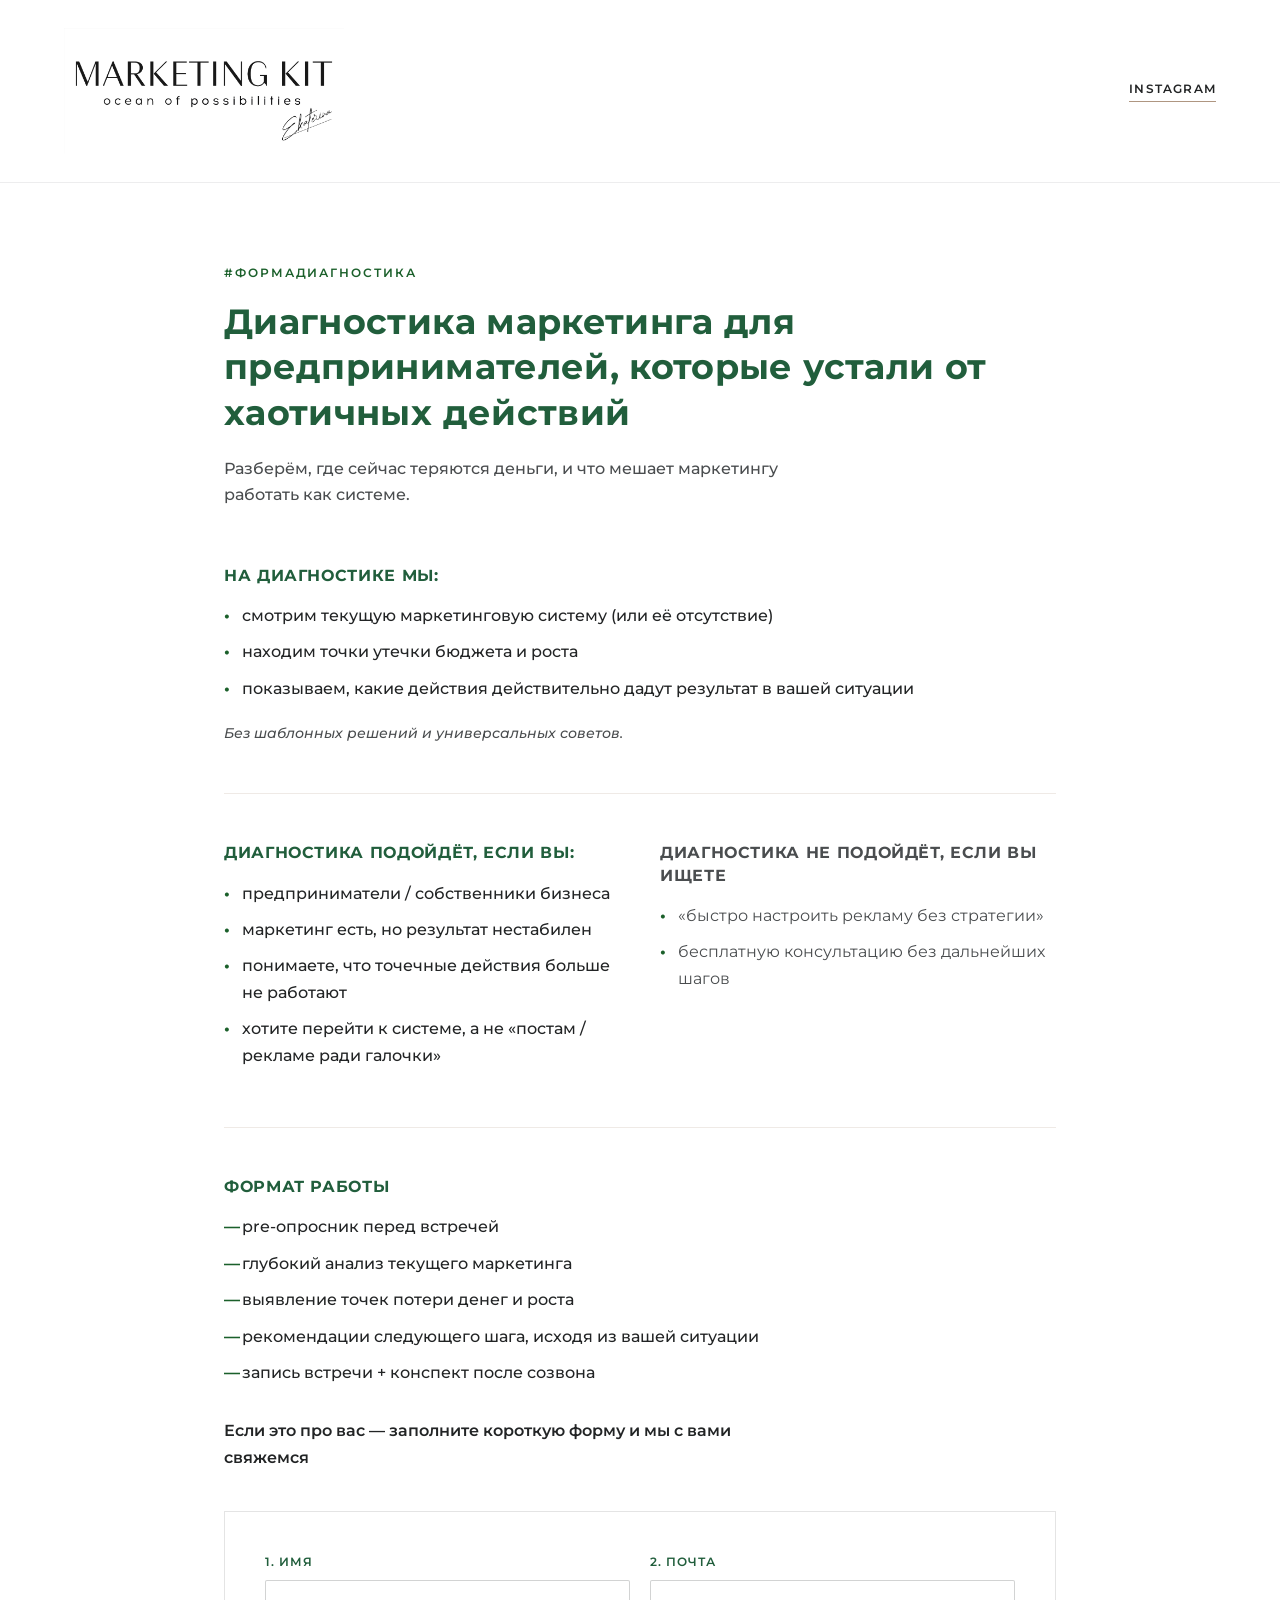
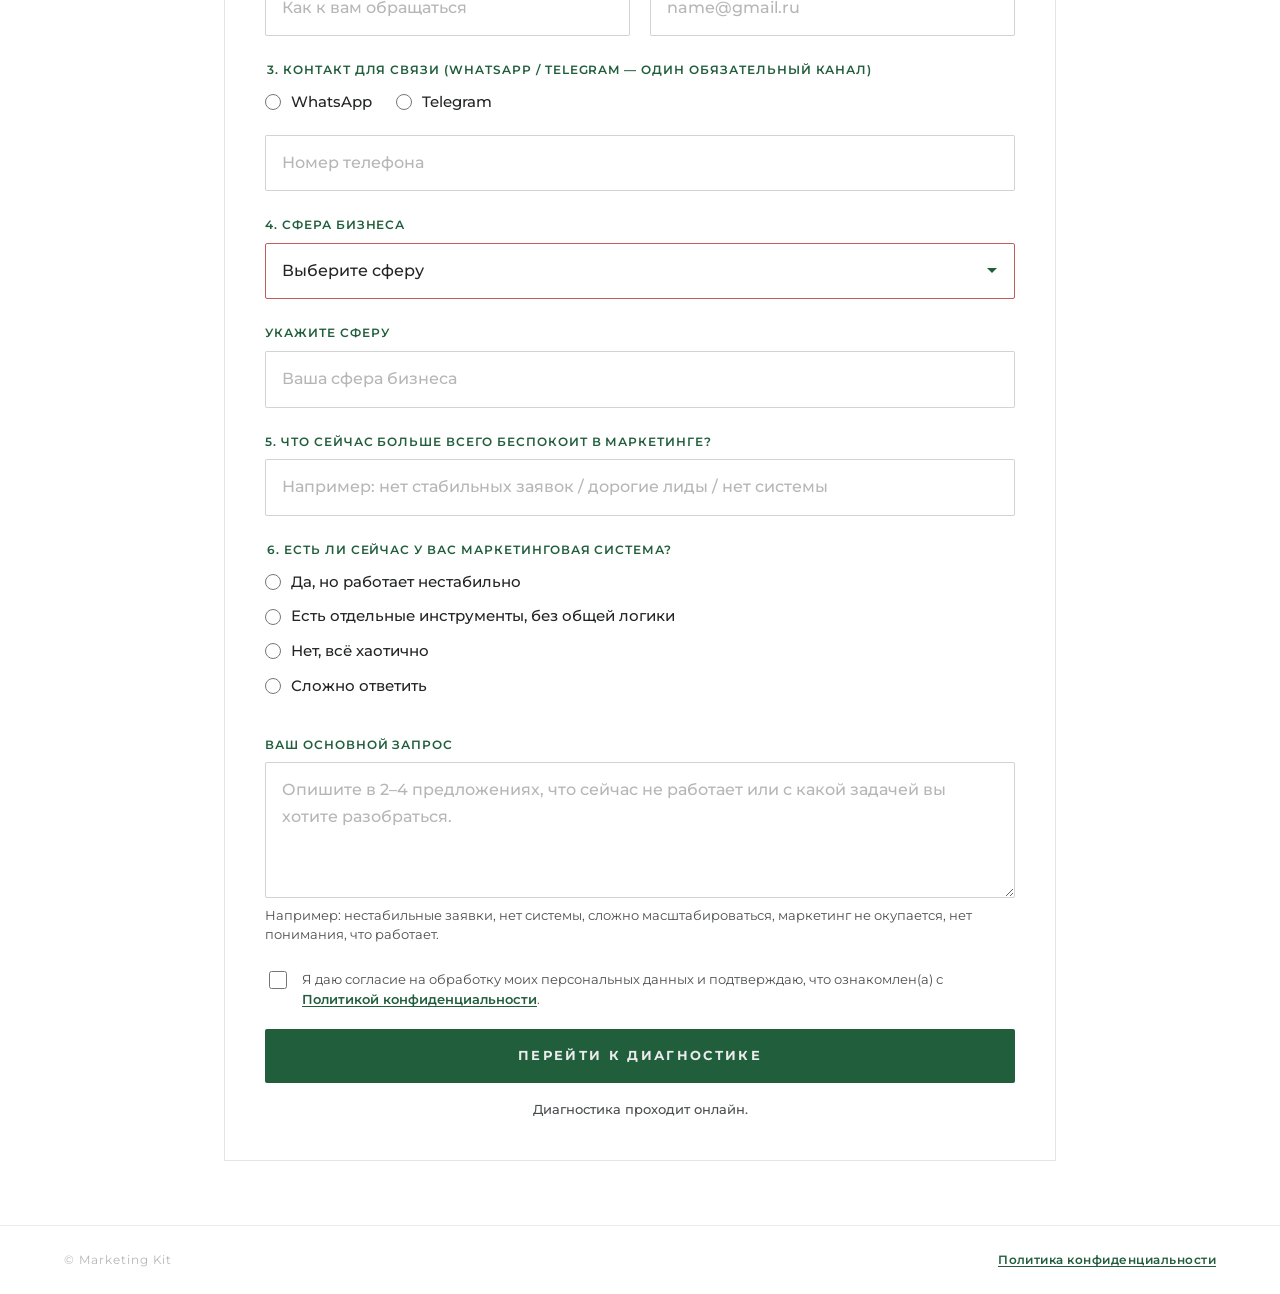
<file: index.html>
<!DOCTYPE html>
<html lang="ru">
<head>
  <meta charset="UTF-8">
  <meta name="viewport" content="width=device-width, initial-scale=1.0">
  <title>Marketing Kit — диагностика маркетинга</title>
  <link rel="preconnect" href="https://fonts.googleapis.com">
  <link rel="preconnect" href="https://fonts.gstatic.com" crossorigin>
  <link href="https://fonts.googleapis.com/css2?family=Poiret+One&family=Montserrat:wght@400;500;600;700&display=swap" rel="stylesheet">
  <link rel="stylesheet" href="styles.css">
</head>
<body>
  <div class="page">
    <header class="header">
      <div class="header__brand">
        <a class="header__logo-link" href="/" aria-label="Marketing Kit — ocean of possibilities">
          <img class="header__logo-img" src="assets/logo.png" alt="Marketing Kit — ocean of possibilities" width="280" height="126">
        </a>
      </div>
      <a class="header__link" href="https://www.instagram.com/marketing_kit_agency" target="_blank" rel="noopener">Instagram</a>
    </header>

    <main class="main">
      <section class="hero">
        <p class="hero__label">#формадиагностика</p>
        <h1 class="hero__title">Диагностика маркетинга для предпринимателей, которые устали от хаотичных действий</h1>
        <p class="hero__subtitle">
          Разберём, где сейчас теряются деньги, и что мешает маркетингу работать как системе.
        </p>
      </section>

      <section class="block">
        <h2 class="block__title">На диагностике мы:</h2>
        <ul class="block__list">
          <li>смотрим текущую маркетинговую систему (или её отсутствие)</li>
          <li>находим точки утечки бюджета и роста</li>
          <li>показываем, какие действия действительно дадут результат в вашей ситуации</li>
        </ul>
        <p class="block__note">Без шаблонных решений и универсальных советов.</p>
      </section>

      <section class="block block--split">
        <div class="block__col">
          <h2 class="block__title">Диагностика подойдёт, если вы:</h2>
          <ul class="block__list">
            <li>предприниматели / собственники бизнеса</li>
            <li>маркетинг есть, но результат нестабилен</li>
            <li>понимаете, что точечные действия больше не работают</li>
            <li>хотите перейти к системе, а не «постам / рекламе ради галочки»</li>
          </ul>
        </div>
        <div class="block__col block__col--muted">
          <h2 class="block__title">Диагностика не подойдёт, если вы ищете</h2>
          <ul class="block__list">
            <li>«быстро настроить рекламу без стратегии»</li>
            <li>бесплатную консультацию без дальнейших шагов</li>
          </ul>
        </div>
      </section>

      <section class="block block--format">
        <h2 class="block__title">Формат работы</h2>
        <ul class="block__list block__list--check">
          <li>pre-опросник перед встречей</li>
          <li>глубокий анализ текущего маркетинга</li>
          <li>выявление точек потери денег и роста</li>
          <li>рекомендации следующего шага, исходя из вашей ситуации</li>
          <li>запись встречи + конспект после созвона</li>
        </ul>

      </section>

      <p class="cta-text">Если это про вас — заполните короткую форму и мы с вами свяжемся</p>

      <section class="form-section" id="forma">
        <form class="form" id="diagnostic-form" novalidate>
          <div class="form__grid">
            <label class="field">
              <span class="field__label">1. Имя</span>
              <input class="field__input" type="text" name="name" placeholder="Как к вам обращаться" required>
            </label>

            <label class="field">
              <span class="field__label">2. Почта</span>
              <input class="field__input" type="email" name="email" placeholder="name@gmail.ru">
            </label>

            <fieldset class="field field--full fieldset">
              <legend class="field__label">3. Контакт для связи (WhatsApp / Telegram — один обязательный канал)</legend>
              <div class="radio-row">
                <label class="radio">
                  <input type="radio" name="contactChannel" value="whatsapp" required>
                  <span>WhatsApp</span>
                </label>
                <label class="radio">
                  <input type="radio" name="contactChannel" value="telegram" required>
                  <span>Telegram</span>
                </label>
              </div>
              <input class="field__input" type="text" name="contact" placeholder="Номер телефона" required>
            </fieldset>

            <label class="field field--full">
              <span class="field__label">4. Сфера бизнеса</span>
              <select class="field__input field__select" name="sphere" id="sphere-select" required>
                <option value="" disabled selected>Выберите сферу</option>
                <option value="retail">Розничная торговля и e-commerce</option>
                <option value="services">Сфера услуг</option>
                <option value="horeca">HoReCo</option>
                <option value="realestate">Недвижимость</option>
                <option value="b2b">B2B</option>
                <option value="tourism">Туризм и гостиничный бизнес</option>
                <option value="education">Образование</option>
                <option value="beauty">Beauty /wellness</option>
                <option value="other">Другое</option>
              </select>
            </label>

            <label class="field field--full" id="sphere-other-field" hidden>
              <span class="field__label">Укажите сферу</span>
              <input class="field__input" type="text" name="sphereOther" placeholder="Ваша сфера бизнеса">
            </label>

            <label class="field field--full">
              <span class="field__label">5. Что сейчас больше всего беспокоит в маркетинге?</span>
              <input class="field__input" type="text" name="concern" placeholder="Например: нет стабильных заявок / дорогие лиды / нет системы" required>
            </label>

            <fieldset class="field field--full fieldset">
              <legend class="field__label">6. Есть ли сейчас у вас маркетинговая система?</legend>
              <div class="radio-list">
                <label class="radio">
                  <input type="radio" name="marketingSystem" value="unstable" required>
                  <span>Да, но работает нестабильно</span>
                </label>
                <label class="radio">
                  <input type="radio" name="marketingSystem" value="tools" required>
                  <span>Есть отдельные инструменты, без общей логики</span>
                </label>
                <label class="radio">
                  <input type="radio" name="marketingSystem" value="chaos" required>
                  <span>Нет, всё хаотично</span>
                </label>
                <label class="radio">
                  <input type="radio" name="marketingSystem" value="unsure" required>
                  <span>Сложно ответить</span>
                </label>
              </div>
            </fieldset>

            <label class="field field--full">
              <span class="field__label">Ваш основной запрос</span>
              <textarea class="field__input field__textarea" name="request" rows="4" placeholder="Опишите в 2–4 предложениях, что сейчас не работает или с какой задачей вы хотите разобраться." required></textarea>
              <span class="field__hint">Например: нестабильные заявки, нет системы, сложно масштабироваться, маркетинг не окупается, нет понимания, что работает.</span>
            </label>
          </div>

          <label class="consent">
            <input class="consent__checkbox" type="checkbox" name="privacyConsent" required>
            <span class="consent__text">
              Я даю согласие на обработку моих персональных данных и подтверждаю, что ознакомлен(а) с
              <a class="consent__link" href="politika-konfidencialnosti.html" target="_blank" rel="noopener">Политикой конфиденциальности</a>.
            </span>
          </label>

          <button class="form__submit" type="submit">Перейти к диагностике</button>
          <p class="form__note">Диагностика проходит онлайн.</p>
          <p class="form__error" id="form-error" hidden></p>
        </form>
      </section>
    </main>

    <footer class="footer">
      <span>© Marketing Kit</span>
      <a class="footer__link" href="politika-konfidencialnosti.html">Политика конфиденциальности</a>
    </footer>
  </div>

  <div class="success-overlay" id="success-overlay" hidden>
    <div class="success-modal" role="dialog" aria-modal="true" aria-labelledby="success-title">
      <p class="success-modal__title" id="success-title">Спасибо</p>
      <p class="success-modal__text">Мы изучим ваш запрос и свяжемся с вами для подтверждения времени диагностики.</p>
      <p class="success-modal__note">Диагностика проходит онлайн.</p>
      <button type="button" class="success-modal__btn" id="success-close">До встречи!</button>
    </div>
  </div>

  <script src="script.js"></script>
</body>
</html>
</file>
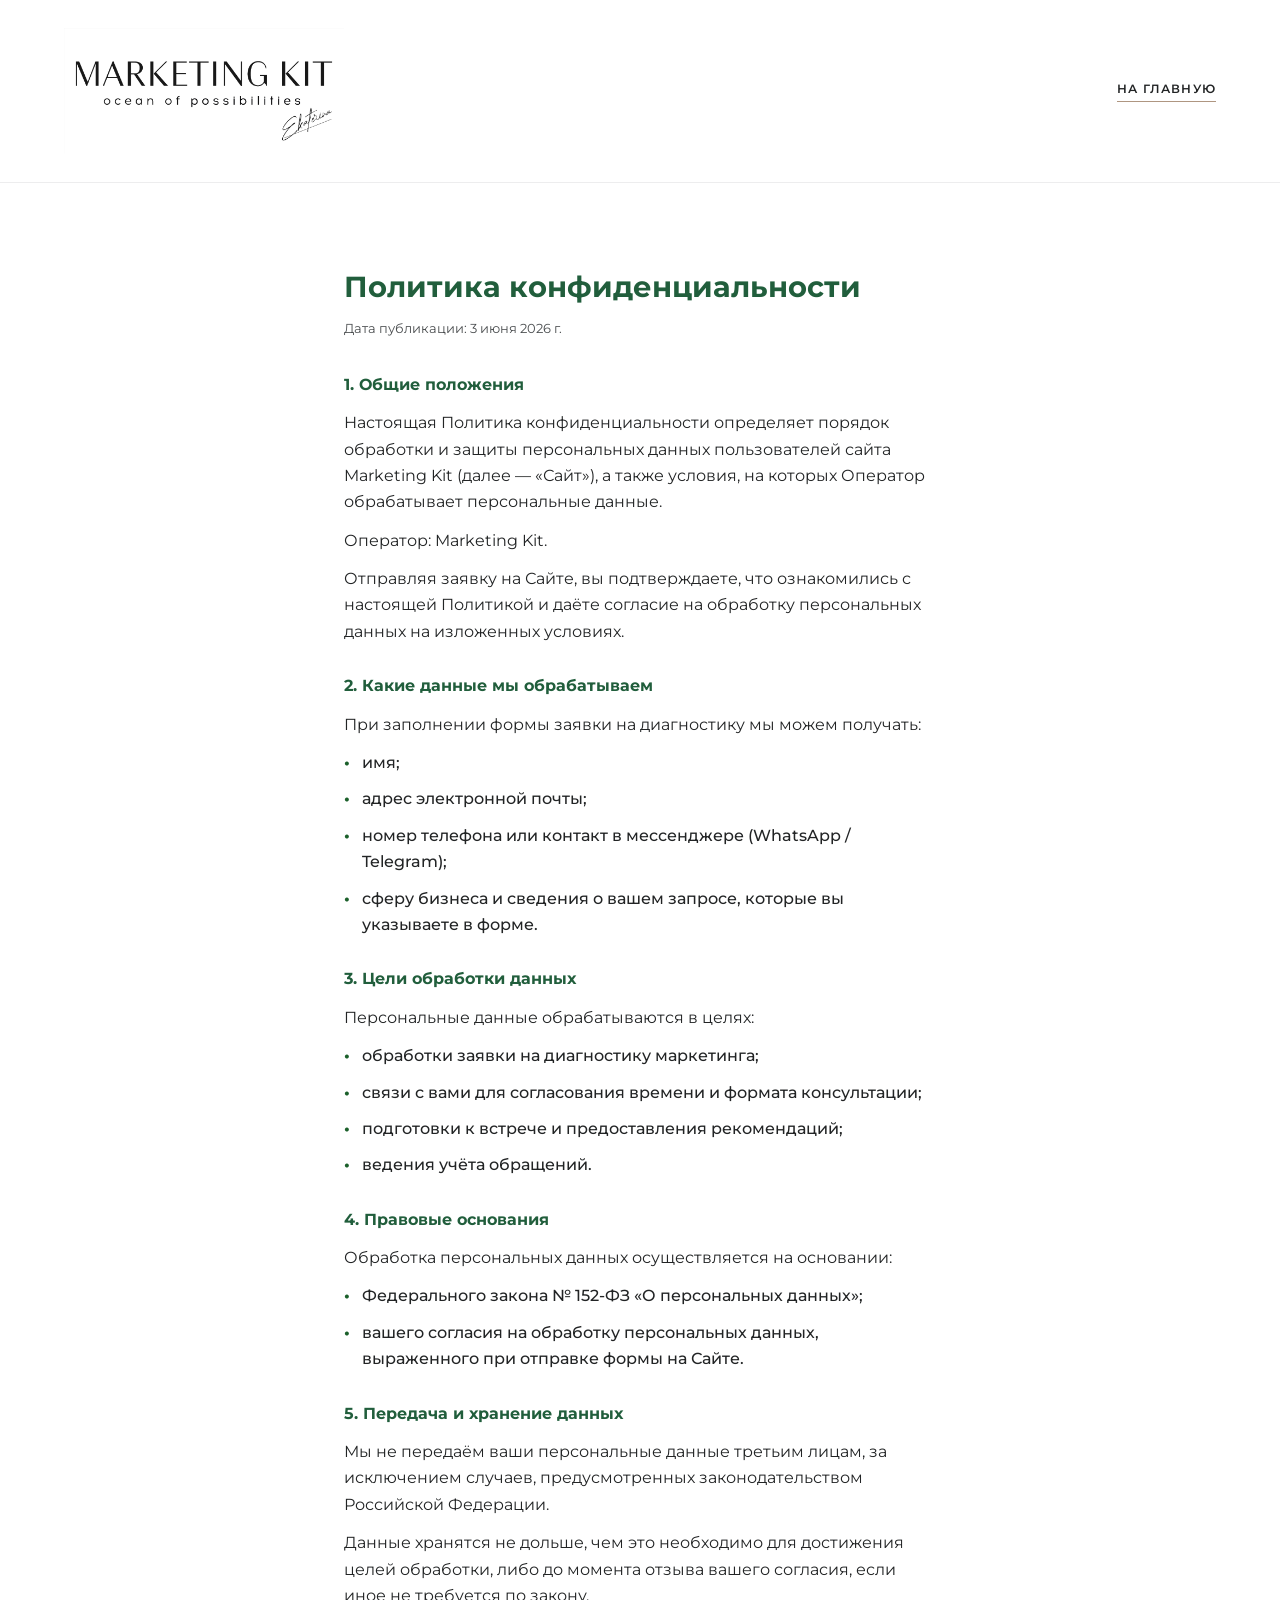
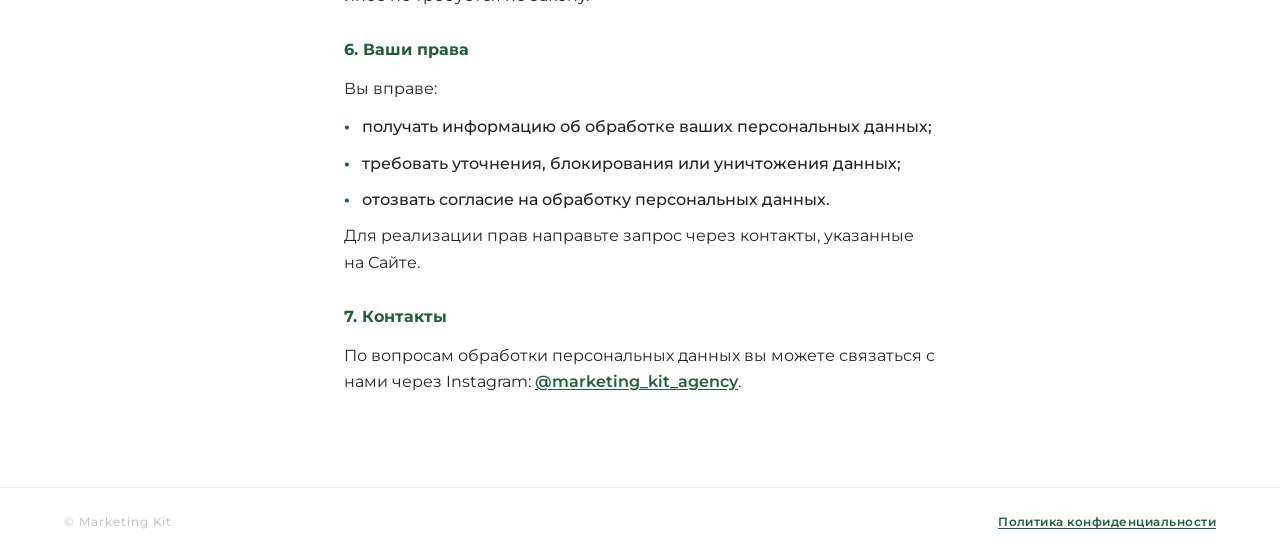
<file: politika-konfidencialnosti.html>
<!DOCTYPE html>
<html lang="ru">
<head>
  <meta charset="UTF-8">
  <meta name="viewport" content="width=device-width, initial-scale=1.0">
  <title>Marketing Kit — политика конфиденциальности</title>
  <link rel="preconnect" href="https://fonts.googleapis.com">
  <link rel="preconnect" href="https://fonts.gstatic.com" crossorigin>
  <link href="https://fonts.googleapis.com/css2?family=Montserrat:wght@400;500;600;700&display=swap" rel="stylesheet">
  <link rel="stylesheet" href="styles.css">
</head>
<body>
  <div class="page">
    <header class="header">
      <div class="header__brand">
        <a class="header__logo-link" href="index.html" aria-label="Marketing Kit — ocean of possibilities">
          <img class="header__logo-img" src="assets/logo.png" alt="Marketing Kit — ocean of possibilities" width="280" height="126">
        </a>
      </div>
      <a class="header__link" href="index.html">На главную</a>
    </header>

    <main class="main policy">
      <h1 class="policy__title">Политика конфиденциальности</h1>
      <p class="policy__updated">Дата публикации: 3 июня 2026 г.</p>

      <section class="policy__section">
        <h2>1. Общие положения</h2>
        <p>Настоящая Политика конфиденциальности определяет порядок обработки и защиты персональных данных пользователей сайта Marketing Kit (далее — «Сайт»), а также условия, на которых Оператор обрабатывает персональные данные.</p>
        <p>Оператор: Marketing Kit.</p>
        <p>Отправляя заявку на Сайте, вы подтверждаете, что ознакомились с настоящей Политикой и даёте согласие на обработку персональных данных на изложенных условиях.</p>
      </section>

      <section class="policy__section">
        <h2>2. Какие данные мы обрабатываем</h2>
        <p>При заполнении формы заявки на диагностику мы можем получать:</p>
        <ul class="block__list">
          <li>имя;</li>
          <li>адрес электронной почты;</li>
          <li>номер телефона или контакт в мессенджере (WhatsApp / Telegram);</li>
          <li>сферу бизнеса и сведения о вашем запросе, которые вы указываете в форме.</li>
        </ul>
      </section>

      <section class="policy__section">
        <h2>3. Цели обработки данных</h2>
        <p>Персональные данные обрабатываются в целях:</p>
        <ul class="block__list">
          <li>обработки заявки на диагностику маркетинга;</li>
          <li>связи с вами для согласования времени и формата консультации;</li>
          <li>подготовки к встрече и предоставления рекомендаций;</li>
          <li>ведения учёта обращений.</li>
        </ul>
      </section>

      <section class="policy__section">
        <h2>4. Правовые основания</h2>
        <p>Обработка персональных данных осуществляется на основании:</p>
        <ul class="block__list">
          <li>Федерального закона № 152-ФЗ «О персональных данных»;</li>
          <li>вашего согласия на обработку персональных данных, выраженного при отправке формы на Сайте.</li>
        </ul>
      </section>

      <section class="policy__section">
        <h2>5. Передача и хранение данных</h2>
        <p>Мы не передаём ваши персональные данные третьим лицам, за исключением случаев, предусмотренных законодательством Российской Федерации.</p>
        <p>Данные хранятся не дольше, чем это необходимо для достижения целей обработки, либо до момента отзыва вашего согласия, если иное не требуется по закону.</p>
      </section>

      <section class="policy__section">
        <h2>6. Ваши права</h2>
        <p>Вы вправе:</p>
        <ul class="block__list">
          <li>получать информацию об обработке ваших персональных данных;</li>
          <li>требовать уточнения, блокирования или уничтожения данных;</li>
          <li>отозвать согласие на обработку персональных данных.</li>
        </ul>
        <p>Для реализации прав направьте запрос через контакты, указанные на Сайте.</p>
      </section>

      <section class="policy__section">
        <h2>7. Контакты</h2>
        <p>По вопросам обработки персональных данных вы можете связаться с нами через Instagram: <a class="policy__link" href="https://www.instagram.com/marketing_kit_agency" target="_blank" rel="noopener">@marketing_kit_agency</a>.</p>
      </section>
    </main>

    <footer class="footer">
      <span>© Marketing Kit</span>
      <a class="footer__link" href="politika-konfidencialnosti.html">Политика конфиденциальности</a>
    </footer>
  </div>
</body>
</html>
</file>
<file: styles.css>
:root {
  --color-beige: #DCD3D3;
  --color-taupe: #AF9681;
  --color-green-dark: #215E3C;
  --color-green: #1B602B;
  --color-black: #222425;
  --color-gray: #B6B6B6;
  --color-light: #EAEBEB;

  --font-display: "Poiret One", cursive;
  --font-body: "Montserrat", sans-serif;
  --color-text: #222425;
  --color-text-muted: #4a4d4f;

  --radius: 2px;
  --transition: 0.25s ease;
}

*,
*::before,
*::after {
  box-sizing: border-box;
}

html {
  scroll-behavior: smooth;
}

body {
  margin: 0;
  min-height: 100vh;
  font-family: var(--font-body);
  font-weight: 400;
  font-size: 16px;
  line-height: 1.65;
  color: var(--color-text);
  background: #fff;
  -webkit-font-smoothing: antialiased;
}

.page {
  min-height: 100vh;
  display: flex;
  flex-direction: column;
  position: relative;
}

.header,
.main,
.footer {
  position: relative;
  z-index: 1;
}

/* Header */

.header {
  display: flex;
  align-items: center;
  justify-content: space-between;
  padding: 28px clamp(24px, 5vw, 64px);
  border-bottom: 1px solid rgba(34, 36, 37, 0.08);
}

.header__brand {
  display: flex;
  flex-direction: column;
  gap: 6px;
}

.header__logo-link {
  display: inline-block;
  text-decoration: none;
  line-height: 0;
}

.header__logo-img {
  display: block;
  width: clamp(180px, 28vw, 280px);
  height: auto;
}

.header__link {
  font-size: 12px;
  font-weight: 600;
  letter-spacing: 0.1em;
  text-transform: uppercase;
  text-decoration: none;
  color: var(--color-black);
  border-bottom: 1px solid var(--color-taupe);
  padding-bottom: 2px;
  transition: color var(--transition), border-color var(--transition);
}

.header__link:hover {
  color: var(--color-green);
  border-color: var(--color-green);
}

/* Hero */

.main {
  flex: 1;
  width: min(960px, 100%);
  margin: 0 auto;
  padding: clamp(40px, 8vw, 80px) clamp(24px, 5vw, 64px) 64px;
}

.hero {
  margin-bottom: 56px;
}

.hero__label {
  margin: 0 0 16px;
  font-size: 12px;
  font-weight: 600;
  letter-spacing: 0.16em;
  text-transform: uppercase;
  color: var(--color-green);
}

.hero__title {
  margin: 0 0 20px;
  font-family: var(--font-body);
  font-weight: 700;
  font-size: clamp(1.5rem, 4vw, 2.2rem);
  line-height: 1.3;
  letter-spacing: 0.01em;
  text-transform: none;
  color: var(--color-green-dark);
  max-width: 820px;
}

.hero__subtitle {
  margin: 0;
  max-width: 560px;
  font-size: 16px;
  font-weight: 500;
  color: var(--color-text-muted);
}

/* Content blocks */

.block {
  margin-bottom: 48px;
  padding-bottom: 48px;
  border-bottom: 1px solid rgba(175, 150, 129, 0.2);
}

.block--split {
  display: grid;
  grid-template-columns: 1fr 1fr;
  gap: 32px 40px;
}

.block__title {
  margin: 0 0 16px;
  font-family: var(--font-body);
  font-size: 16px;
  font-weight: 700;
  line-height: 1.4;
  letter-spacing: 0.04em;
  text-transform: uppercase;
  color: var(--color-green-dark);
}

.block--format {
  margin-bottom: 32px;
  padding-bottom: 0;
  border-bottom: none;
}

.block__col--muted .block__title {
  font-size: 16px;
  color: var(--color-text-muted);
}

.block__list {
  margin: 0;
  padding: 0;
  list-style: none;
}

.block__list li {
  position: relative;
  padding-left: 18px;
  margin-bottom: 10px;
  font-weight: 500;
  color: var(--color-text);
}

.block__list li::before {
  content: "•";
  position: absolute;
  left: 0;
  color: var(--color-green);
  font-weight: 700;
}

.block__list--check li::before {
  content: "—";
}

.block__note {
  margin: 20px 0 0;
  font-size: 14px;
  font-weight: 500;
  font-style: italic;
  color: var(--color-text-muted);
}

.block__col--muted .block__list li {
  font-weight: 400;
  color: var(--color-text-muted);
}

.cta-text {
  margin: 0 0 40px;
  font-size: 16px;
  font-weight: 600;
  line-height: 1.65;
  color: var(--color-text);
  max-width: 520px;
}

/* Form */

.form-section {
  background: #fff;
  border: 1px solid rgba(34, 36, 37, 0.12);
  padding: clamp(28px, 5vw, 40px);
}

.form__grid {
  display: grid;
  grid-template-columns: 1fr 1fr;
  gap: 24px 20px;
}

.field {
  display: flex;
  flex-direction: column;
  gap: 8px;
}

.field--full {
  grid-column: 1 / -1;
}

.field__label {
  font-size: 12px;
  font-weight: 600;
  letter-spacing: 0.08em;
  text-transform: uppercase;
  color: var(--color-green-dark);
}

.field__input {
  width: 100%;
  padding: 14px 16px;
  font: inherit;
  font-weight: 500;
  color: var(--color-text);
  background: #fff;
  border: 1px solid rgba(34, 36, 37, 0.2);
  border-radius: var(--radius);
  outline: none;
  transition: border-color var(--transition), box-shadow var(--transition);
}

.field__input::placeholder {
  color: var(--color-gray);
}

.field__input:focus {
  border-color: var(--color-green);
  box-shadow: 0 0 0 3px rgba(27, 96, 43, 0.1);
}

.field__input:invalid:not(:placeholder-shown) {
  border-color: #c45c5c;
}

.field__select {
  appearance: none;
  background-image: url("data:image/svg+xml,%3Csvg xmlns='http://www.w3.org/2000/svg' width='12' height='8' viewBox='0 0 12 8'%3E%3Cpath fill='%23215E3C' d='M1 1l5 5 5-5'/%3E%3C/svg%3E");
  background-repeat: no-repeat;
  background-position: right 16px center;
  padding-right: 40px;
  cursor: pointer;
}

.field__textarea {
  resize: vertical;
  min-height: 120px;
}

.field__hint {
  font-size: 13px;
  line-height: 1.5;
  font-weight: 400;
  color: var(--color-text-muted);
}

.fieldset {
  border: none;
  margin: 0;
  padding: 0;
}

.fieldset .field__label,
.fieldset legend.field__label {
  margin-bottom: 10px;
}

.radio-row,
.radio-list {
  display: flex;
  flex-direction: column;
  gap: 10px;
  margin-bottom: 12px;
}

.radio-row {
  flex-direction: row;
  gap: 24px;
}

.radio {
  display: flex;
  align-items: center;
  gap: 10px;
  cursor: pointer;
  font-size: 15px;
  font-weight: 500;
  color: var(--color-text);
}

.radio input {
  accent-color: var(--color-green-dark);
  width: 16px;
  height: 16px;
  margin: 0;
  cursor: pointer;
}

.consent {
  display: flex;
  align-items: flex-start;
  gap: 12px;
  margin-top: 24px;
  cursor: pointer;
}

.consent__checkbox {
  flex-shrink: 0;
  width: 18px;
  height: 18px;
  margin-top: 2px;
  accent-color: var(--color-green-dark);
  cursor: pointer;
}

.consent__text {
  font-size: 13px;
  line-height: 1.55;
  font-weight: 400;
  color: var(--color-text-muted);
}

.consent__link,
.policy__link,
.footer__link {
  color: var(--color-green-dark);
  font-weight: 600;
  text-decoration: underline;
  text-underline-offset: 2px;
}

.consent__link:hover,
.policy__link:hover,
.footer__link:hover {
  color: var(--color-green);
}

.policy {
  max-width: 720px;
}

.policy__title {
  margin: 0 0 8px;
  font-size: clamp(1.4rem, 4vw, 1.8rem);
  font-weight: 700;
  color: var(--color-green-dark);
}

.policy__updated {
  margin: 0 0 32px;
  font-size: 13px;
  color: var(--color-text-muted);
}

.policy__section {
  margin-bottom: 28px;
}

.policy__section h2 {
  margin: 0 0 12px;
  font-size: 16px;
  font-weight: 700;
  color: var(--color-green-dark);
}

.policy__section p {
  margin: 0 0 12px;
  color: var(--color-text);
}

.footer__link {
  font-size: 12px;
  letter-spacing: 0.04em;
  text-transform: none;
  text-decoration: underline;
}

.form__error {
  margin: 16px 0 0;
  font-size: 14px;
  font-weight: 500;
  text-align: center;
  color: #a33;
}

body.is-submitted .page {
  filter: blur(8px);
  pointer-events: none;
  user-select: none;
}

.success-overlay {
  position: fixed;
  inset: 0;
  z-index: 1000;
  display: flex;
  align-items: center;
  justify-content: center;
  padding: 24px;
  background: rgba(34, 36, 37, 0.4);
  backdrop-filter: blur(4px);
}

.success-overlay[hidden] {
  display: none;
}

.success-modal {
  width: min(440px, 100%);
  padding: 40px 32px;
  text-align: center;
  background: #fff;
  border: 1px solid rgba(175, 150, 129, 0.3);
  box-shadow: 0 24px 64px rgba(34, 36, 37, 0.18);
}

.success-modal__title {
  margin: 0 0 16px;
  font-family: var(--font-body);
  font-size: clamp(1.6rem, 5vw, 2rem);
  font-weight: 700;
  color: var(--color-green-dark);
}

.success-modal__text {
  margin: 0 0 12px;
  font-size: 16px;
  font-weight: 500;
  line-height: 1.6;
  color: var(--color-text);
}

.success-modal__note {
  margin: 0 0 28px;
  font-size: 14px;
  color: var(--color-text-muted);
}

.success-modal__btn {
  display: inline-block;
  min-width: 200px;
  padding: 14px 32px;
  font: inherit;
  font-size: 12px;
  font-weight: 700;
  letter-spacing: 0.14em;
  text-transform: uppercase;
  color: var(--color-light);
  background: var(--color-green-dark);
  border: none;
  border-radius: var(--radius);
  cursor: pointer;
  transition: background var(--transition);
}

.success-modal__btn:hover {
  background: var(--color-green);
}

.form__submit:disabled {
  opacity: 0.7;
  cursor: wait;
}

.form__submit {
  display: block;
  width: 100%;
  margin-top: 20px;
  padding: 16px 32px;
  font: inherit;
  font-size: 13px;
  font-weight: 700;
  letter-spacing: 0.18em;
  text-transform: uppercase;
  color: var(--color-light);
  background: var(--color-green-dark);
  border: none;
  border-radius: var(--radius);
  cursor: pointer;
  transition: background var(--transition), transform var(--transition);
}

.form__submit:hover {
  background: var(--color-green);
}

.form__submit:active {
  transform: scale(0.99);
}

.form__note {
  margin: 16px 0 0;
  font-size: 13px;
  font-weight: 500;
  text-align: center;
  color: var(--color-text-muted);
}

/* Footer */

.footer {
  display: flex;
  align-items: center;
  justify-content: space-between;
  padding: 24px clamp(24px, 5vw, 64px);
  font-size: 12px;
  letter-spacing: 0.08em;
  color: var(--color-gray);
  border-top: 1px solid rgba(34, 36, 37, 0.08);
}

.footer__accent {
  font-family: var(--font-body);
  font-size: 12px;
  font-weight: 600;
  letter-spacing: 0.08em;
  text-transform: uppercase;
  color: var(--color-taupe);
}

/* Toast - removed, using inline success */

/* Responsive */

@media (max-width: 640px) {
  .header {
    flex-direction: column;
    align-items: flex-start;
    gap: 16px;
  }

  .block--split {
    grid-template-columns: 1fr;
    gap: 32px;
  }

  .form__grid {
    grid-template-columns: 1fr;
  }

  .field--full {
    grid-column: auto;
  }

  .radio-row {
    flex-direction: column;
    gap: 10px;
  }
}
</file>
